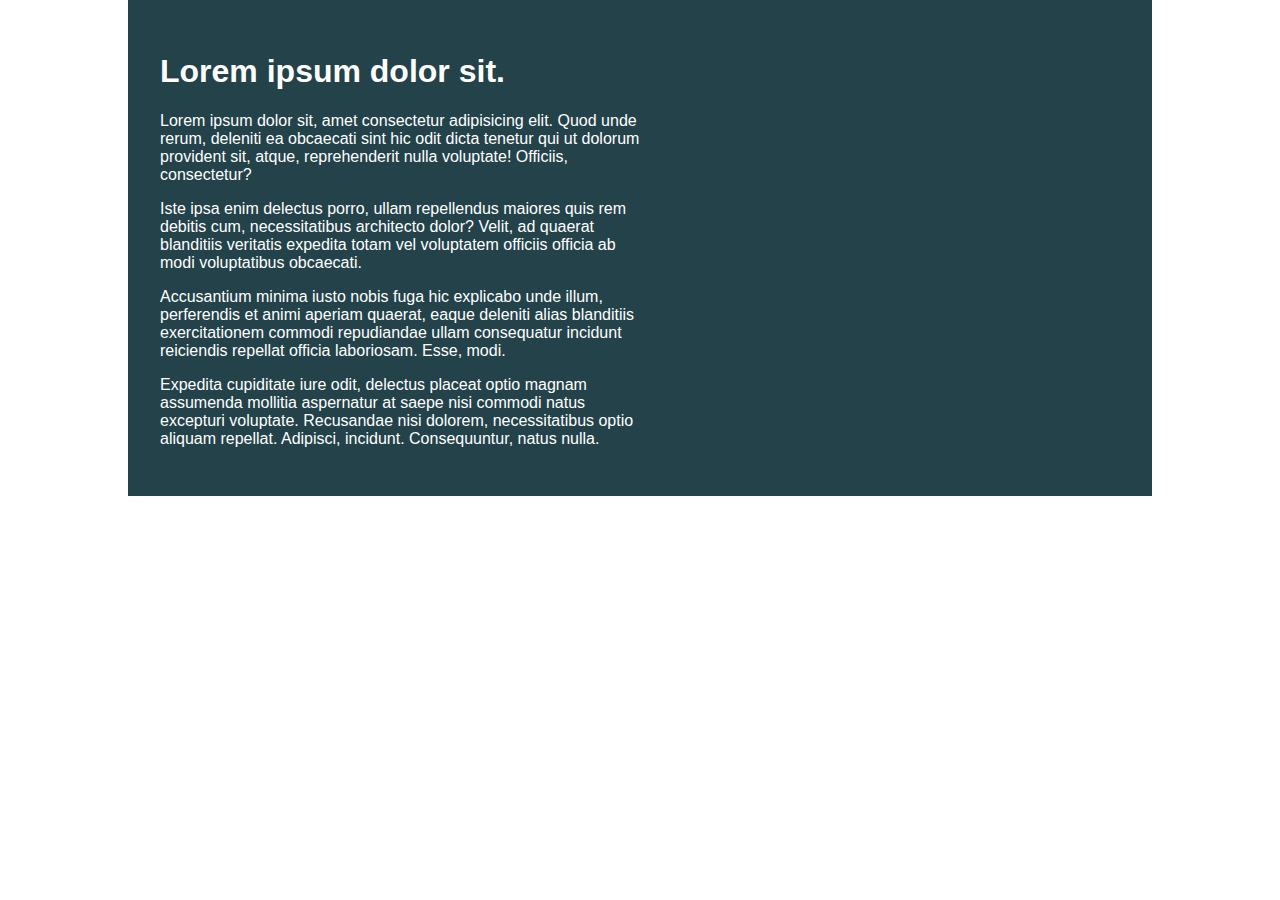
<file: challenge01/index.html>
<!DOCTYPE html>
<html lang="en">

<head>
    <meta charset="UTF-8">
    <meta name="viewport" content="width=device-width, initial-scale=1.0">
    <title>Day 01</title>

    <link rel="stylesheet" href="style.css">
</head>

<body>
    <div class="container">
        <div class="intro-content">
            <h1>Lorem ipsum dolor sit.</h1>
            <p>Lorem ipsum dolor sit, amet consectetur adipisicing elit. Quod unde rerum, deleniti ea obcaecati sint hic
                odit dicta tenetur qui ut dolorum provident sit, atque, reprehenderit nulla voluptate! Officiis,
                consectetur?</p>
            <p>Iste ipsa enim delectus porro, ullam repellendus maiores quis rem debitis cum, necessitatibus architecto
                dolor? Velit, ad quaerat blanditiis veritatis expedita totam vel voluptatem officiis officia ab modi
                voluptatibus obcaecati.</p>
            <p>Accusantium minima iusto nobis fuga hic explicabo unde illum, perferendis et animi aperiam quaerat, eaque
                deleniti alias blanditiis exercitationem commodi repudiandae ullam consequatur incidunt reiciendis
                repellat officia laboriosam. Esse, modi.</p>
            <p>Expedita cupiditate iure odit, delectus placeat optio magnam assumenda mollitia aspernatur at saepe nisi
                commodi natus excepturi voluptate. Recusandae nisi dolorem, necessitatibus optio aliquam repellat.
                Adipisci, incidunt. Consequuntur, natus nulla.</p>
        </div>
    </div>
</body>

</html>
</file>
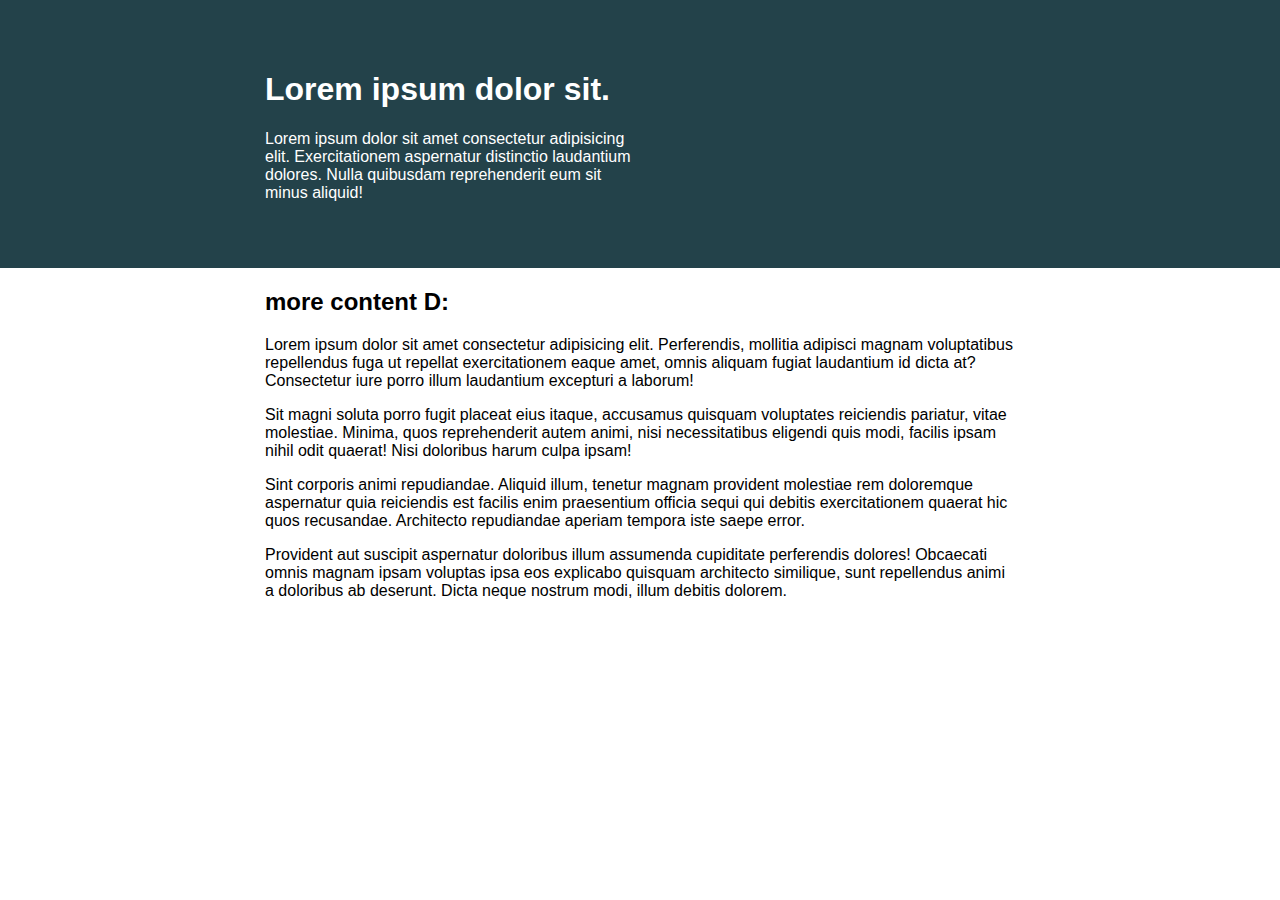
<file: challenge02/index.html>
<!DOCTYPE html>
<html lang="en">
<head> 
    <meta charset="UTF-8">
    <meta name="viewport" content="width=device-width, initial-scale=1.0">
    <title>Day 03</title>
 
    <link rel="stylesheet" href="style.css">
</head>
<body>

    <div class="wrapper">
        <div class="container">
            <div class="intro-content">
                <h1>Lorem ipsum dolor sit.</h1>
                <p>Lorem ipsum dolor sit amet consectetur adipisicing elit. Exercitationem aspernatur distinctio laudantium dolores. Nulla quibusdam reprehenderit eum sit minus aliquid!</p>
            </div>
        </div>
    </div>

    <div class="container">
        <h2>more content D:</h2>
        <p>Lorem ipsum dolor sit amet consectetur adipisicing elit. Perferendis, mollitia adipisci magnam voluptatibus repellendus fuga ut repellat exercitationem eaque amet, omnis aliquam fugiat laudantium id dicta at? Consectetur iure porro illum laudantium excepturi a laborum!</p>
        <p>Sit magni soluta porro fugit placeat eius itaque, accusamus quisquam voluptates reiciendis pariatur, vitae molestiae. Minima, quos reprehenderit autem animi, nisi necessitatibus eligendi quis modi, facilis ipsam nihil odit quaerat! Nisi doloribus harum culpa ipsam!</p>
        <p>Sint corporis animi repudiandae. Aliquid illum, tenetur magnam provident molestiae rem doloremque aspernatur quia reiciendis est facilis enim praesentium officia sequi qui debitis exercitationem quaerat hic quos recusandae. Architecto repudiandae aperiam tempora iste saepe error.</p>
        <p>Provident aut suscipit aspernatur doloribus illum assumenda cupiditate perferendis dolores! Obcaecati omnis magnam ipsam voluptas ipsa eos explicabo quisquam architecto similique, sunt repellendus animi a doloribus ab deserunt. Dicta neque nostrum modi, illum debitis dolorem.</p>
    </div>


</body>
</html>
</file>
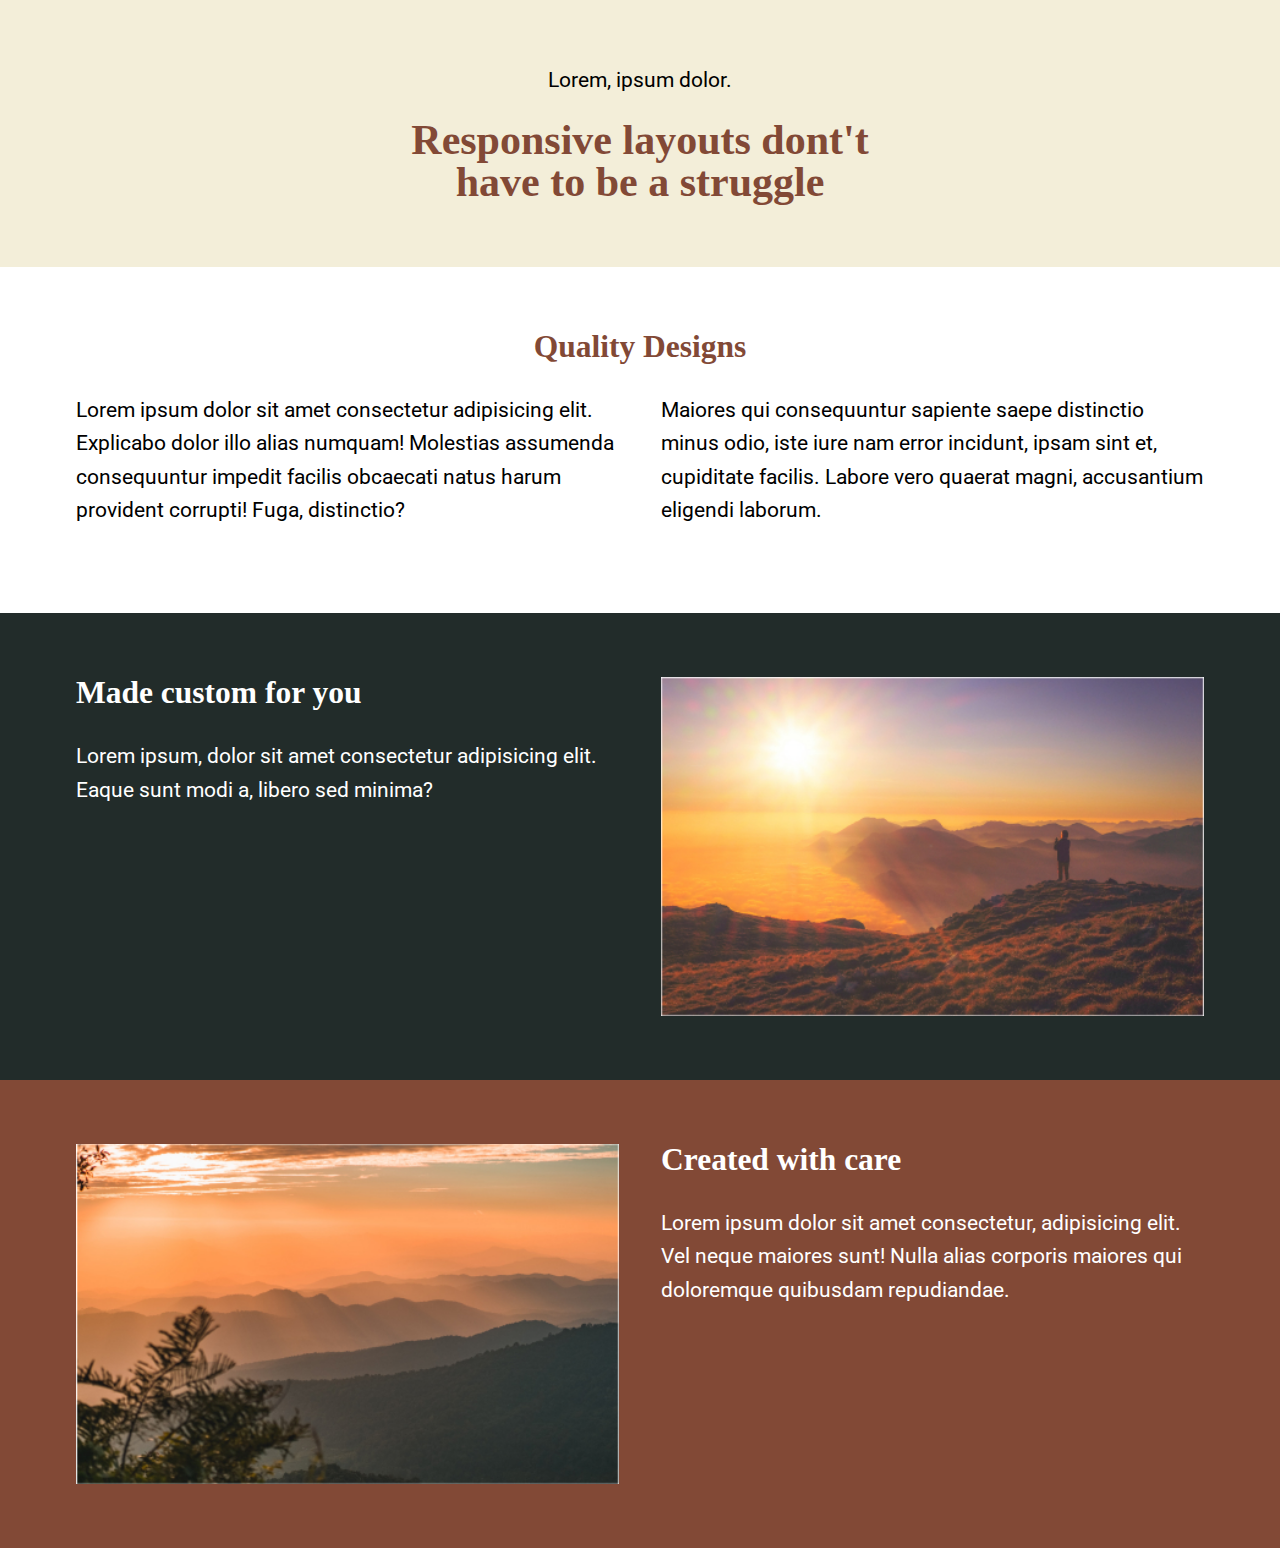
<file: final project/index.html>
<!DOCTYPE html>
<html lang="en">
  <head>
    <meta charset="UTF-8" />
    <meta http-equiv="X-UA-Compatible" content="IE=edge" />
    <meta name="viewport" content="width=device-width, initial-scale=1.0" />
    <link
      href="https://fonts.googleapis.com/css2?family=Playfair+Display:wght@900&family=Roboto:wght@300;400&display=swap"
      rel="stylesheet"
    />
    <link rel="stylesheet" href="css/main.css" />
    <title>Responsive Made Easy</title>
  </head>
  <body>
    <header class="bg-light text-center">
      <div class="container container--narrow">
        <p>Lorem, ipsum dolor.</p>
        <h1>Responsive layouts dont't have to be a struggle</h1>
      </div>
    </header>

    <section>
      <div class="container">
        <h2 class="text-center">Quality Designs</h2>
        <div class="split">
          <div>
            <p>
              Lorem ipsum dolor sit amet consectetur adipisicing elit. Explicabo
              dolor illo alias numquam! Molestias assumenda consequuntur impedit
              facilis obcaecati natus harum provident corrupti! Fuga,
              distinctio?
            </p>
          </div>
          <div>
            <p>
              Maiores qui consequuntur sapiente saepe distinctio minus odio,
              iste iure nam error incidunt, ipsam sint et, cupiditate facilis.
              Labore vero quaerat magni, accusantium eligendi laborum.
            </p>
          </div>
        </div>
      </div>
    </section>

    <section class="bg-dark">
      <div class="container">
        <div class="split">
          <div>
            <h2>Made custom for you</h2>
            <p>
              Lorem ipsum, dolor sit amet consectetur adipisicing elit. Eaque
              sunt modi a, libero sed minima?
            </p>
          </div>
          <div>
            <img
              src="images/image-01.jpg"
              alt="Man standing at the mountain edge looking at sunset"
            />
          </div>
        </div>
      </div>
    </section>

    <section class="bg-primary">
      <div class="container">
        <div class="split">
          <div>
            <img
              src="images/image-02.jpg"
              alt="foggy mountains with sunseting behind them"
            />
          </div>
          <div>
            <h2>Created with care</h2>
            <p>
              Lorem ipsum dolor sit amet consectetur, adipisicing elit. Vel
              neque maiores sunt! Nulla alias corporis maiores qui doloremque
              quibusdam repudiandae.
            </p>
          </div>
        </div>
      </div>
    </section>
  </body>
</html>
</file>
<file: challenge01/style.css>
/* INSTRUCTIONS
 *
 * 1) Limit the total width of
 *    the .intro-conent to about half
 *    of it's parent
 *
 * 2) Stop the text from overflowing
 *    out the bottom at small screen
 *    widths
 *
 * You may modify the HTML if needed
 *
 */

* {
  box-sizing: border-box;
}

body {
  margin: 0;
  font-family: sans-serif;
}

.container {
  background: #23424a;
  color: white;

  width: 80%;
  margin: 0 auto;

  padding: 2em;
  /* height: 300px; */
}

.intro-content {
  width: 50%;
}
</file>
<file: challenge02/style.css>
/* INSTRUCTIONS
 *
 * 1) Keep the text inside .intro-content
 *    in the same place, but have the background
 *    extend from one side of the viewport
 *    to the other, no matter how wide or narrow
 *    the browser is.
 *
 * 2) Limit the maximum width of the text in the
 *    bottom area.
 *
 * You may modify the HTML if needed
 * (you probably should for this challenge)
 *
 */

* {
  box-sizing: border-box;
}

body {
  margin: 0;
  font-family: sans-serif;
}

.wrapper {
  background: #23424a;
}

.container {
  width: 80%;
  max-width: 750px;
  margin: 0 auto;
  color: white;
  padding: 50px 0;
}

.intro-content {
  width: 50%;
}

.container:nth-of-type(2) {
  padding: 0;
  color: #000;
}
</file>
<file: final project/css/main.css>
:root {
  --clr-primary-200: #f3eed9;
  --clr-primary-400: #824936;

  --clr-neutral-100: #fff;
  --clr-neutral-900: #222c2a;

  --ff-primary: "Roboto", sans-serif;
  --ff-accent: "Playfair Dipslay", serif;
}

*,
*::before,
*::after {
  box-sizing: border-box;
}

body {
  font-family: var(--ff-primary);
  font-weight: 400;
  font-size: 1.3125rem;
  line-height: 1.6;
}

body,
h1,
h2,
h3,
p {
  margin: 0;
}

h1,
h2,
h3 {
  color: var(--clr-primary-400);
  font-family: var(--ff-accent);
  font-weight: 900;
  line-height: 1;
}

h2,
h3,
p {
  margin-bottom: 1em;
}

img {
  display: block;
  width: 100%;
}

.text-center {
  text-align: center;
}

header,
section {
  padding: 3rem 0;
}

@media (min-width: 40em) {
  header,
  section {
    padding: 4rem 0;
  }
}

.container {
  margin-inline: auto;
  width: min(90%, 70.5rem);
}

.split {
  display: flex;
  flex-direction: column;
}

@media (min-width: 40rem) {
  .split {
    flex-direction: row;
  }

  .split > * {
    flex-basis: 100%;
  }

  .split > * + * {
    margin-left: 2em;
  }
}

.container--narrow {
  max-width: 34rem;
}

.bg-light {
  background-color: var(--clr-primary-200);
}

.bg-primary {
  color: var(--clr-neutral-100);
  background-color: var(--clr-primary-400);
}

.bg-dark {
  color: var(--clr-neutral-100);
  background-color: var(--clr-neutral-900);
}

.bg-primary h2,
.bg-dark h2 {
  color: (var(--clr-primary-200));
}
</file>
